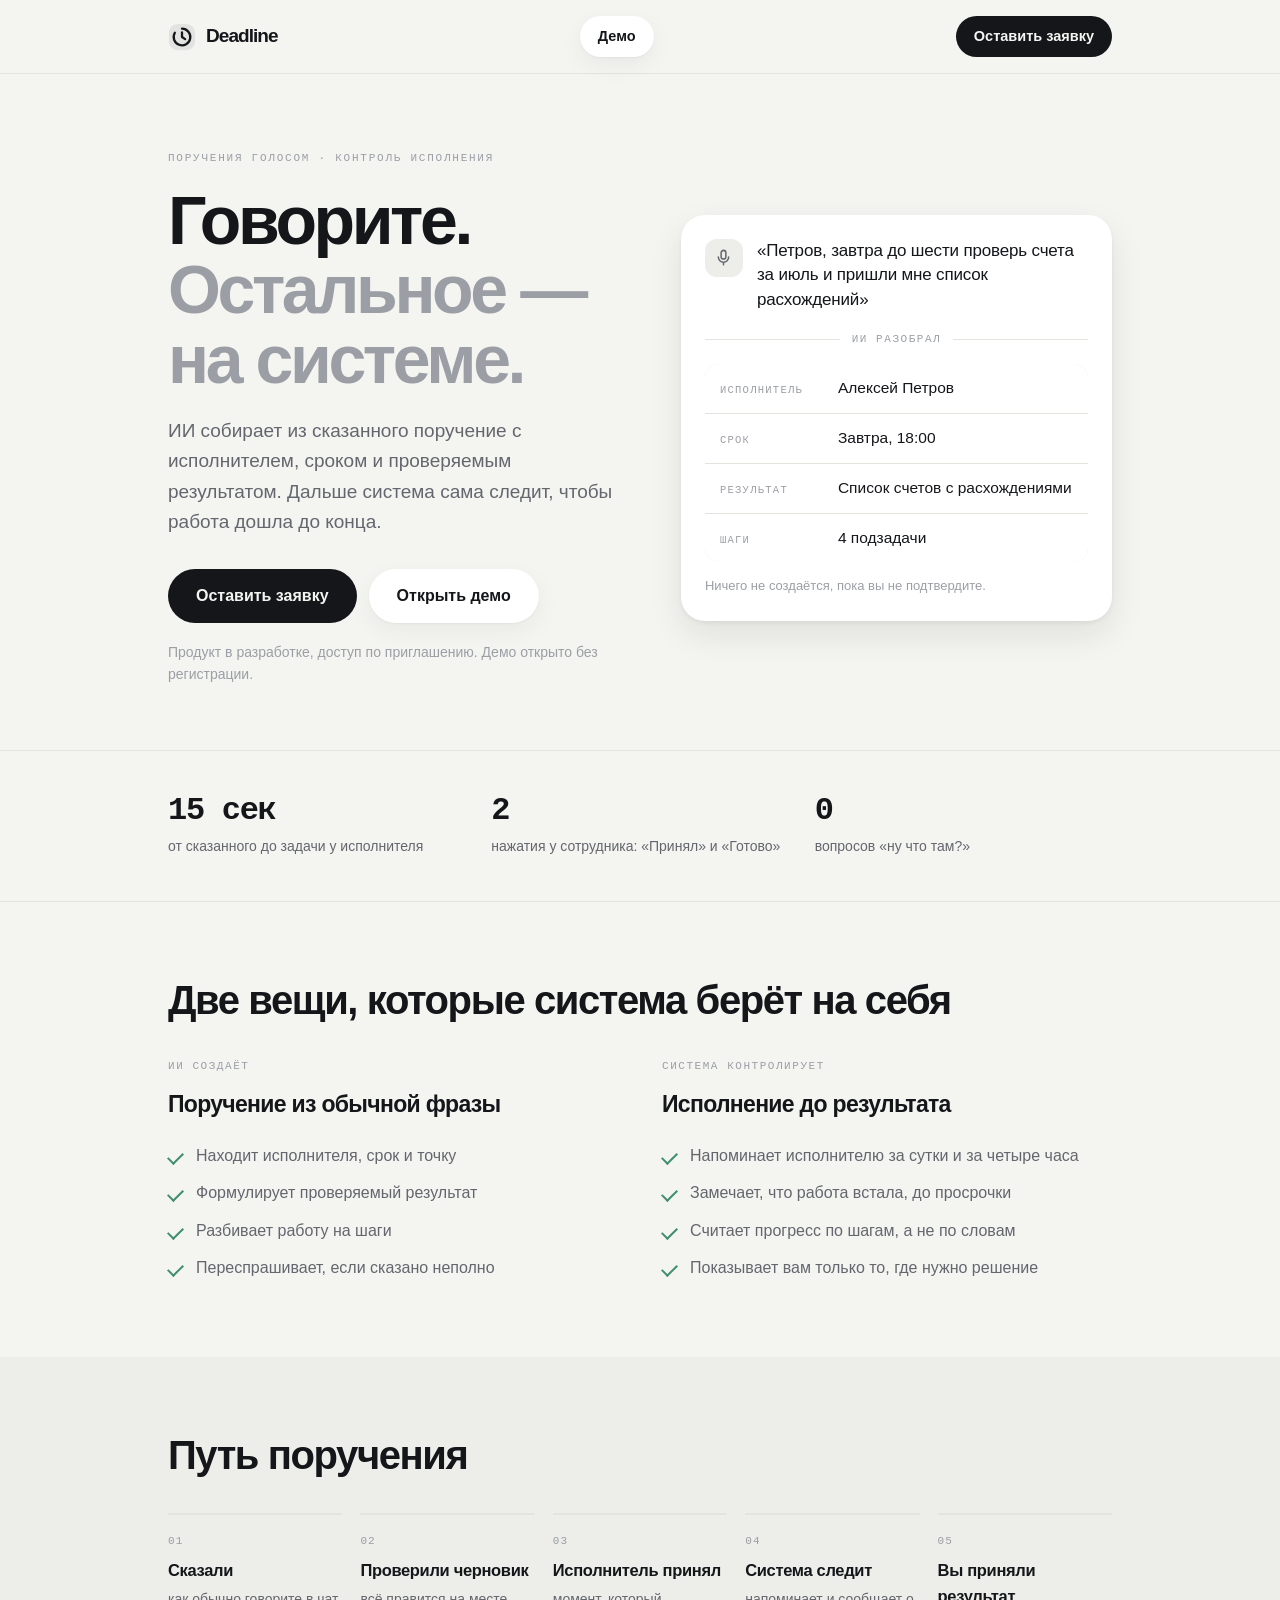
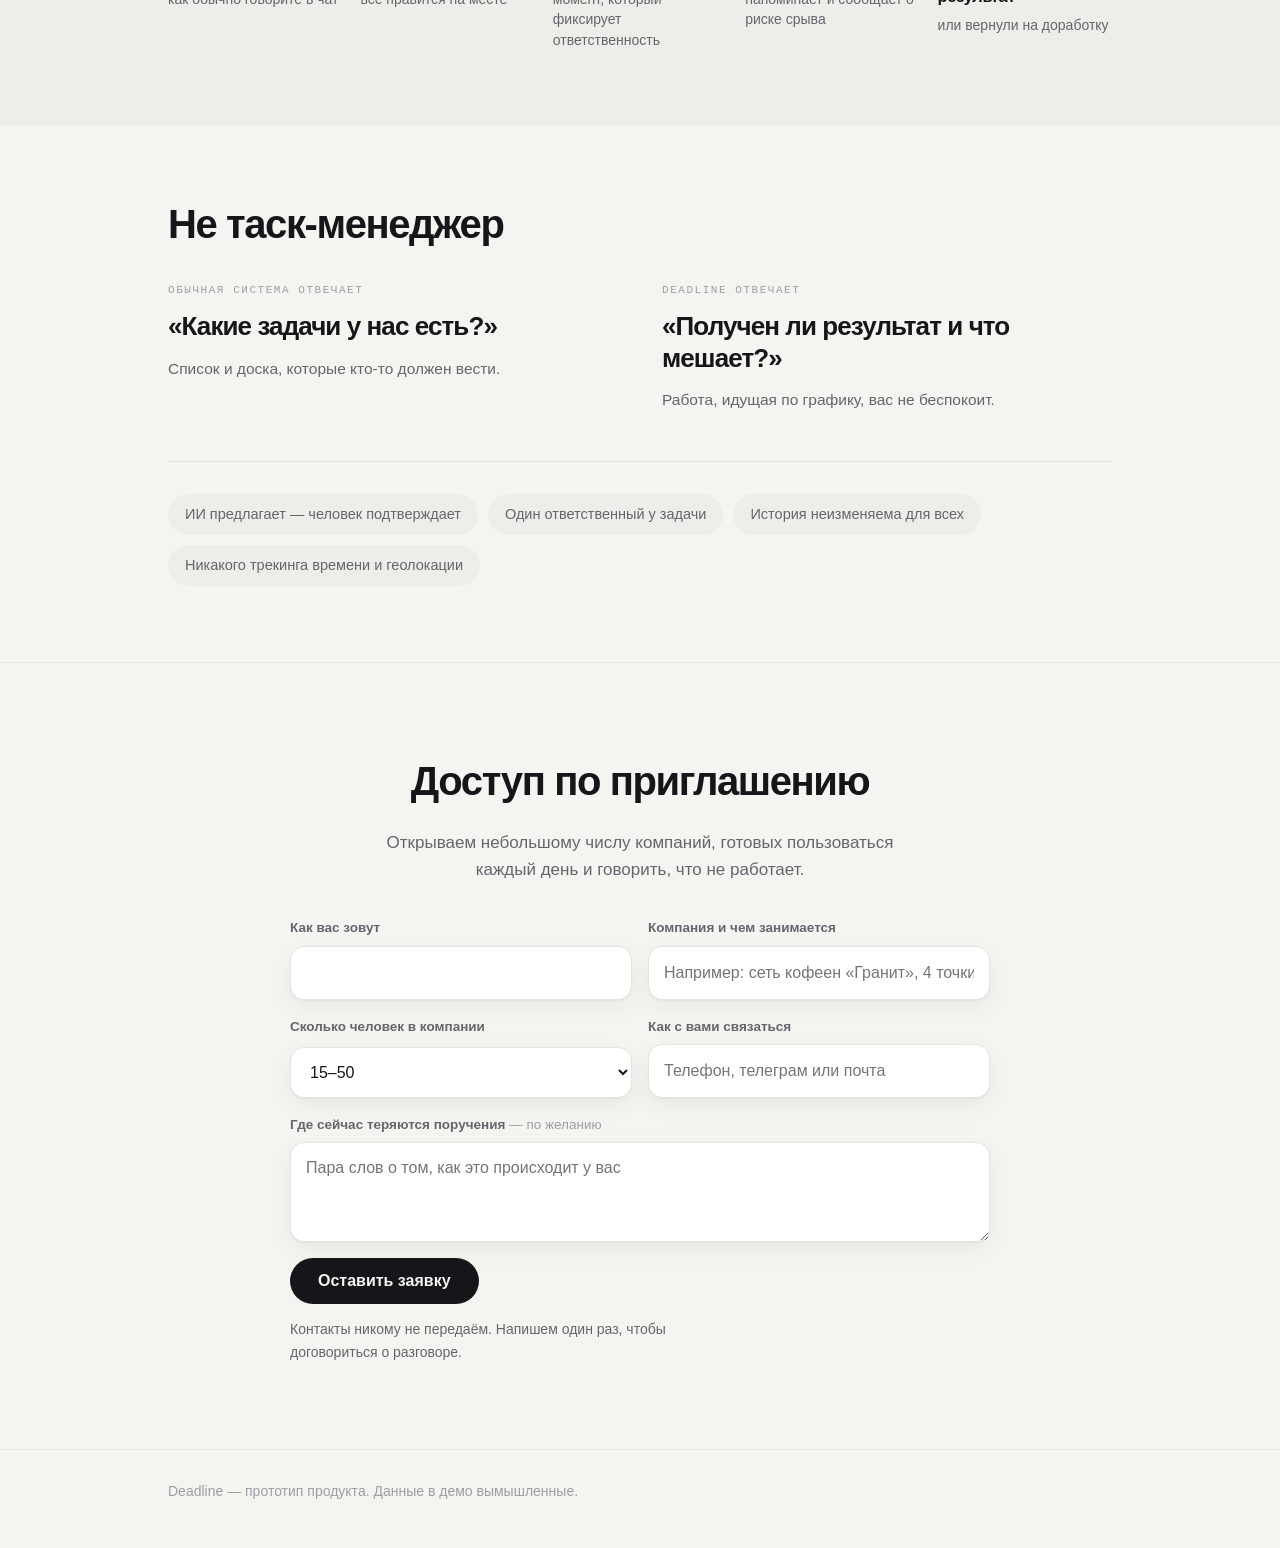
<file: index.html>
<!doctype html>
<html lang="ru">
<head>
<meta charset="utf-8">
<meta name="viewport" content="width=device-width, initial-scale=1">
<title>Deadline — поручения голосом и контроль исполнения</title>
<meta name="description" content="Скажите поручение вслух — ИИ соберёт из него задачу с исполнителем, сроком и проверяемым результатом. Система сама проследит, чтобы работа дошла до конца.">
<meta name="robots" content="index,follow">
<meta property="og:title" content="Deadline — говорите, остальное на системе">
<meta property="og:description" content="ИИ собирает поручение из сказанного. Система доводит его до результата.">
<meta property="og:type" content="website">
<link rel="stylesheet" href="assets/css/site.css">
</head>
<body>

<header class="nav">
  <div class="wrap nav-in">
    <a class="brand" href="./">
      <svg viewBox="0 0 32 32" fill="none" aria-hidden="true">
        <rect x="1" y="1" width="30" height="30" rx="10" fill="currentColor" opacity=".07"/>
        <path d="M16 6.5a9.5 9.5 0 1 1-8.2 4.7" stroke="currentColor" stroke-width="2.6" stroke-linecap="round"/>
        <path d="M16 10.6V16l3.6 2.4" stroke="currentColor" stroke-width="2.6" stroke-linecap="round" stroke-linejoin="round"/>
      </svg>
      <span>Deadline</span>
    </a>
    <a class="btn small ghost" href="app/">Демо</a>
    <a class="btn small" href="#access">Оставить заявку</a>
  </div>
</header>

<main>
  <section class="hero">
    <div class="wrap hero-grid">
      <div>
        <p class="eyebrow">Поручения голосом · контроль исполнения</p>
        <h1>Говорите.<br><em>Остальное — на системе.</em></h1>
        <p class="lead">ИИ собирает из сказанного поручение с исполнителем, сроком и проверяемым результатом. Дальше система сама следит, чтобы работа дошла до конца.</p>
        <div class="cta">
          <a class="btn" href="#access">Оставить заявку</a>
          <a class="btn ghost" href="app/">Открыть демо</a>
        </div>
        <p class="note">Продукт в разработке, доступ по приглашению. Демо открыто без регистрации.</p>
      </div>

      <!-- показ вместо описания: что именно делает ИИ с одной фразой -->
      <div class="parse" aria-label="Пример: как система разбирает сказанное">
        <div class="said">
          <span class="mic" aria-hidden="true">
            <svg viewBox="0 0 24 24" fill="none" stroke="currentColor" stroke-width="1.9" stroke-linecap="round">
              <rect x="9" y="3" width="6" height="11" rx="3"/><path d="M5.5 11.5a6.5 6.5 0 0 0 13 0M12 18v3"/>
            </svg>
          </span>
          <p>«Петров, завтра до шести проверь счета за июль и пришли мне список расхождений»</p>
        </div>
        <div class="parrow"><span>ИИ разобрал</span></div>
        <div class="parsed">
          <div class="prow"><span class="pk">Исполнитель</span><span class="pv">Алексей Петров</span></div>
          <div class="prow"><span class="pk">Срок</span><span class="pv">Завтра, 18:00</span></div>
          <div class="prow"><span class="pk">Результат</span><span class="pv">Список счетов с расхождениями</span></div>
          <div class="prow"><span class="pk">Шаги</span><span class="pv">4 подзадачи</span></div>
        </div>
        <p class="pnote">Ничего не создаётся, пока вы не подтвердите.</p>
      </div>
    </div>
  </section>

  <section class="band">
    <div class="wrap grid3">
      <div><div class="num">15 сек</div><div class="cap">от сказанного до задачи у исполнителя</div></div>
      <div><div class="num">2</div><div class="cap">нажатия у сотрудника: «Принял» и «Готово»</div></div>
      <div><div class="num">0</div><div class="cap">вопросов «ну что там?»</div></div>
    </div>
  </section>

  <section class="section">
    <div class="wrap">
      <h2>Две вещи, которые система берёт на себя</h2>
      <div class="two">
        <div class="pillar">
          <p class="ptag">ИИ создаёт</p>
          <h3>Поручение из обычной фразы</h3>
          <ul class="ticks">
            <li>Находит исполнителя, срок и точку</li>
            <li>Формулирует проверяемый результат</li>
            <li>Разбивает работу на шаги</li>
            <li>Переспрашивает, если сказано неполно</li>
          </ul>
        </div>
        <div class="pillar">
          <p class="ptag">Система контролирует</p>
          <h3>Исполнение до результата</h3>
          <ul class="ticks">
            <li>Напоминает исполнителю за сутки и за четыре часа</li>
            <li>Замечает, что работа встала, до просрочки</li>
            <li>Считает прогресс по шагам, а не по словам</li>
            <li>Показывает вам только то, где нужно решение</li>
          </ul>
        </div>
      </div>
    </div>
  </section>

  <section class="section alt">
    <div class="wrap">
      <h2>Путь поручения</h2>
      <ol class="flow5">
        <li><span class="fn">01</span><b>Сказали</b><span>как обычно говорите в чат</span></li>
        <li><span class="fn">02</span><b>Проверили черновик</b><span>всё правится на месте</span></li>
        <li><span class="fn">03</span><b>Исполнитель принял</b><span>момент, который фиксирует ответственность</span></li>
        <li><span class="fn">04</span><b>Система следит</b><span>напоминает и сообщает о риске срыва</span></li>
        <li><span class="fn">05</span><b>Вы приняли результат</b><span>или вернули на доработку</span></li>
      </ol>
    </div>
  </section>

  <section class="section">
    <div class="wrap">
      <h2>Не таск-менеджер</h2>
      <div class="two">
        <div>
          <p class="ptag">Обычная система отвечает</p>
          <p class="quote">«Какие задачи у нас есть?»</p>
          <p class="qs">Список и доска, которые кто-то должен вести.</p>
        </div>
        <div>
          <p class="ptag">Deadline отвечает</p>
          <p class="quote">«Получен ли результат и что мешает?»</p>
          <p class="qs">Работа, идущая по графику, вас не беспокоит.</p>
        </div>
      </div>

      <div class="rules">
        <span>ИИ предлагает — человек подтверждает</span>
        <span>Один ответственный у задачи</span>
        <span>История неизменяема для всех</span>
        <span>Никакого трекинга времени и геолокации</span>
      </div>
    </div>
  </section>

  <!-- ================================================================
       ЗАЯВКИ НА ДОСТУП
       Куда уходит заполненная форма, задаётся двумя атрибутами ниже.
       Достаточно заполнить ОДИН из них:

         data-endpoint — адрес сервиса форм (например Formspree или Tally).
                         Заявка уходит фоном, человек остаётся на странице.
                         Это предпочтительный вариант.

         data-email    — почта. Запасной путь без всяких сервисов: у человека
                         откроется почтовая программа с уже заполненным письмом.

       Пока не заполнено ни одно — форма честно говорит об этом и не делает вид,
       что заявка ушла.
       ================================================================ -->
  <section id="access" class="final">
    <div class="wrap">
      <h2>Доступ по приглашению</h2>
      <p>Открываем небольшому числу компаний, готовых пользоваться каждый день и говорить, что не работает.</p>

      <form class="req" id="req" novalidate
            data-endpoint=""
            data-email="">
        <div class="f">
          <label for="rName">Как вас зовут</label>
          <input id="rName" name="Имя" autocomplete="name" required>
        </div>
        <div class="f">
          <label for="rCo">Компания и чем занимается</label>
          <input id="rCo" name="Компания" placeholder="Например: сеть кофеен «Гранит», 4 точки" autocomplete="organization" required>
        </div>
        <div class="f">
          <label for="rSize">Сколько человек в компании</label>
          <select id="rSize" name="Размер">
            <option>до 15</option>
            <option selected>15–50</option>
            <option>50–120</option>
            <option>больше 120</option>
          </select>
        </div>
        <div class="f">
          <label for="rContact">Как с вами связаться</label>
          <input id="rContact" name="Контакт" placeholder="Телефон, телеграм или почта" required>
        </div>
        <div class="f wide">
          <label for="rPain">Где сейчас теряются поручения <span class="opt">— по желанию</span></label>
          <textarea id="rPain" name="Что не так" rows="3" placeholder="Пара слов о том, как это происходит у вас"></textarea>
        </div>
        <div class="wide">
          <button class="btn" type="submit">Оставить заявку</button>
          <p class="note" id="reqNote">Контакты никому не передаём. Напишем один раз, чтобы договориться о разговоре.</p>
        </div>
      </form>
    </div>
  </section>
</main>

<footer>
  <div class="wrap">
    <span>Deadline — прототип продукта. Данные в демо вымышленные.</span>
  </div>
</footer>

<script src="assets/js/site.js"></script>
</body>
</html>
</file>
<file: assets/css/site.css>
/* Лендинг Deadline. Тот же визуальный язык, что и в приложении:
   мягкие скругления, тени вместо рамок, цвет только там, где он что-то значит. */

:root{
  --bg:#F4F4F1; --card:#FFFFFF; --soft:#EDEDE9; --soft-2:#E4E4DF;
  --fg:#14161A; --fg-2:#63676D; --fg-3:#9B9FA5;
  --crit:#D04534; --ok:#3F8E6F; --warn:#C4830B;
  --shadow:0 1px 2px rgba(20,22,26,.04), 0 8px 24px rgba(20,22,26,.05);
  --shadow-lift:0 2px 4px rgba(20,22,26,.05), 0 14px 34px rgba(20,22,26,.09);
  --display:"Helvetica Neue",Helvetica,"Arial Nova",Arial,sans-serif;
  --body:-apple-system,BlinkMacSystemFont,"Segoe UI",Roboto,sans-serif;
  --mono:ui-monospace,SFMono-Regular,"SF Mono",Menlo,Consolas,monospace;
}
@media (prefers-color-scheme:dark){
  :root{
    --bg:#0C0D10; --card:#16181C; --soft:#1E2126; --soft-2:#262A30;
    --fg:#F1F1EE; --fg-2:#A0A5AC; --fg-3:#71767D;
    --crit:#E56C5B; --ok:#59BB91; --warn:#E0A840;
    --shadow:0 1px 2px rgba(0,0,0,.3), 0 8px 24px rgba(0,0,0,.28);
    --shadow-lift:0 2px 6px rgba(0,0,0,.35), 0 16px 40px rgba(0,0,0,.4);
  }
}

*{box-sizing:border-box}
body{margin:0; background:var(--bg); color:var(--fg); font-family:var(--body); font-size:17px; line-height:1.6; -webkit-font-smoothing:antialiased}
h1,h2,h3{font-family:var(--display); font-weight:700; letter-spacing:-.035em; margin:0; text-wrap:balance}
p{margin:0}
a{color:inherit; text-decoration:none}
:focus-visible{outline:2px solid var(--fg); outline-offset:3px; border-radius:8px}
.wrap{max-width:1000px; margin:0 auto; padding:0 28px}

/* шапка */
.nav{position:sticky; top:0; z-index:20; background:var(--bg); border-bottom:1px solid var(--soft-2)}
.nav-in{display:flex; align-items:center; gap:16px; padding-top:16px; padding-bottom:16px}
.brand{display:flex; align-items:center; gap:10px; font-family:var(--display); font-weight:800; font-size:19px; letter-spacing:-.05em}
.brand svg{width:28px; height:28px}
.nav .btn{margin-left:auto}

/* кнопки */
.btn{display:inline-block; background:var(--fg); color:var(--bg); border-radius:999px; padding:14px 28px; font-size:16px; font-weight:600; transition:transform .12s, opacity .12s}
.btn:hover{transform:translateY(-1px); opacity:.9}
.btn.ghost{background:var(--card); color:var(--fg); box-shadow:var(--shadow)}
.btn.ghost:hover{box-shadow:var(--shadow-lift); opacity:1}
.btn.small{padding:9px 18px; font-size:14.5px}

/* герой */
.hero{padding:76px 0 64px}
.hero-grid{display:grid; grid-template-columns:1.06fr 1fr; gap:56px; align-items:center}
.eyebrow{font-family:var(--mono); font-size:11px; letter-spacing:.16em; text-transform:uppercase; color:var(--fg-3)}
.hero h1{font-size:clamp(42px,5.4vw,68px); line-height:1.02; letter-spacing:-.05em; margin:18px 0 0}
.hero h1 em{font-style:normal; color:var(--fg-3)}
.lead{font-size:19px; color:var(--fg-2); max-width:44ch; margin-top:22px}
.cta{display:flex; gap:12px; flex-wrap:wrap; margin-top:32px}
.note{font-size:14px; color:var(--fg-3); margin-top:18px}

/* полоса цифр */
.band{border-top:1px solid var(--soft-2); border-bottom:1px solid var(--soft-2); padding:44px 0}
.grid4{display:grid; grid-template-columns:repeat(4,1fr); gap:26px}
.grid3{display:grid; grid-template-columns:repeat(3,1fr); gap:26px}
.num{font-family:var(--mono); font-size:32px; font-weight:600; letter-spacing:-.04em; line-height:1}
.cap{font-size:14px; color:var(--fg-2); margin-top:8px}

/* секции */
.section{padding:76px 0}
.section.alt{background:var(--soft)}
.section h2{font-size:clamp(28px,4vw,40px); line-height:1.1; margin-bottom:36px}

.steps{list-style:none; counter-reset:s; margin:0; padding:0; display:grid; gap:2px}
.steps li{counter-increment:s; display:grid; grid-template-columns:56px 1fr; gap:20px; padding:22px 0; border-top:1px solid var(--soft-2)}
.steps li::before{content:counter(s,decimal-leading-zero); font-family:var(--mono); font-size:13px; color:var(--fg-3); padding-top:5px}
.steps h3{font-size:19px; margin-bottom:6px}
.steps p{color:var(--fg-2); font-size:16px; max-width:62ch}

.cols{display:grid; grid-template-columns:1fr 1fr; gap:36px}
.cols h3{font-size:15px; color:var(--fg-3); font-weight:600; letter-spacing:-.01em}
.quote{font-family:var(--display); font-size:26px; font-weight:700; letter-spacing:-.035em; margin:12px 0 14px; line-height:1.2}
.cols p{color:var(--fg-2); font-size:16px}

.cards{display:grid; grid-template-columns:1fr 1fr; gap:16px}
.card{background:var(--card); border-radius:20px; box-shadow:var(--shadow); padding:26px}
.card h3{font-size:18px; margin-bottom:10px}
.card p{font-size:15.5px; color:var(--fg-2)}

.final{padding:86px 0; text-align:center; border-top:1px solid var(--soft-2)}
.final h2{font-size:clamp(28px,4vw,40px); margin-bottom:16px}
.final p{color:var(--fg-2); max-width:56ch; margin:0 auto 30px}

footer{border-top:1px solid var(--soft-2); padding:30px 0 46px; font-size:14px; color:var(--fg-3)}

/* форма заявки на доступ */
.final .req{margin-top:34px; text-align:left; display:grid; grid-template-columns:1fr 1fr; gap:16px;
  max-width:700px; margin-left:auto; margin-right:auto}
.req .f{display:grid; gap:7px}
.req .wide{grid-column:1 / -1}
.req label{font-size:13.5px; color:var(--fg-2); font-weight:600}
.req label .opt{color:var(--fg-3); font-weight:400}
.req input, .req select, .req textarea{
  width:100%; font:inherit; font-size:16px; color:var(--fg); background:var(--card);
  border:1px solid var(--soft-2); border-radius:14px; padding:13px 15px;
  box-shadow:var(--shadow); transition:border-color .12s, box-shadow .12s}
.req textarea{resize:vertical; min-height:84px; line-height:1.5}
.req input:focus, .req select:focus, .req textarea:focus{
  outline:none; border-color:var(--fg); box-shadow:var(--shadow-lift)}
.req input.bad, .req select.bad, .req textarea.bad{border-color:var(--crit)}
.req .btn{border:0; cursor:pointer; font-family:inherit}
.req .btn:disabled{opacity:.55; cursor:default; transform:none}
/* .final p центрирует блок через margin:auto — форме это не нужно */
.req .note{margin:14px 0 0; max-width:52ch; text-align:left}
.req .note.bad{color:var(--crit)}

.final .done{margin:34px auto 0; max-width:560px; background:var(--card); border-radius:20px;
  box-shadow:var(--shadow); padding:30px 28px}
.final .done h3{font-size:22px; margin-bottom:10px}
.final .done p{color:var(--fg-2); font-size:16px; margin:0}
.final .done a{text-decoration:underline; text-underline-offset:3px}

@media (max-width:820px){
  .grid4{grid-template-columns:1fr 1fr}
  .cols,.cards{grid-template-columns:1fr}
  .hero{padding:56px 0 46px}
  .section{padding:56px 0}
  .steps li{grid-template-columns:38px 1fr; gap:12px}
  .final .req{grid-template-columns:1fr}
  .nav-in{flex-wrap:wrap; gap:10px}
  .nav .btn{margin-left:0}
  .nav .brand{margin-right:auto}
}

/* ============ РАЗБОР ФРАЗЫ: показ вместо описания ============ */
.parse{background:var(--card); border-radius:24px; box-shadow:var(--shadow-lift); padding:24px}
.said{display:grid; grid-template-columns:38px 1fr; gap:14px; align-items:start}
.said .mic{width:38px; height:38px; border-radius:12px; background:var(--soft); display:grid; place-items:center; color:var(--fg-2)}
.said .mic svg{width:19px; height:19px}
.said p{font-size:17px; line-height:1.45; letter-spacing:-.01em}
.parrow{display:flex; align-items:center; gap:12px; margin:18px 0 16px; color:var(--fg-3)}
.parrow::before,.parrow::after{content:""; height:1px; background:var(--soft-2); flex:1}
.parrow span{font-family:var(--mono); font-size:11px; letter-spacing:.14em; text-transform:uppercase; white-space:nowrap}
.parsed{display:grid; gap:1px; background:var(--soft-2); border-radius:14px; overflow:hidden}
.prow{display:grid; grid-template-columns:104px 1fr; gap:14px; background:var(--card); padding:12px 15px; align-items:baseline}
.pk{font-family:var(--mono); font-size:10.5px; letter-spacing:.12em; text-transform:uppercase; color:var(--fg-3)}
.pv{font-size:15.5px; font-weight:500}
.pnote{font-size:13px; color:var(--fg-3); margin-top:14px}

/* ============ ДВЕ ОПОРЫ: что делает ИИ и что делает контроль ============ */
.two{display:grid; grid-template-columns:1fr 1fr; gap:44px}
.ptag{font-family:var(--mono); font-size:11px; letter-spacing:.14em; text-transform:uppercase; color:var(--fg-3)}
.pillar h3{font-size:23px; margin:10px 0 20px; letter-spacing:-.03em}
.ticks{list-style:none; margin:0; padding:0; display:grid; gap:12px}
.ticks li{position:relative; padding-left:28px; font-size:16px; color:var(--fg-2)}
.ticks li::before{content:""; position:absolute; left:0; top:9px; width:13px; height:7px;
  border-left:2px solid var(--ok); border-bottom:2px solid var(--ok); transform:rotate(-45deg)}

/* ============ ПУТЬ ПОРУЧЕНИЯ: пять коротких шагов в строку ============ */
.flow5{list-style:none; margin:0; padding:0; display:grid; grid-template-columns:repeat(5,1fr); gap:18px}
.flow5 li{display:grid; gap:6px; align-content:start; padding-top:18px; border-top:2px solid var(--soft-2)}
.flow5 .fn{font-family:var(--mono); font-size:11px; color:var(--fg-3); letter-spacing:.1em}
.flow5 b{font-size:16.5px; letter-spacing:-.02em}
.flow5 span:last-child{font-size:14px; color:var(--fg-2); line-height:1.45}

/* ============ ОТЛИЧИЕ И ПРИНЦИПЫ ============ */
.qs{font-size:15.5px; color:var(--fg-2); margin-top:6px}
.rules{display:flex; flex-wrap:wrap; gap:10px; margin-top:48px; padding-top:32px; border-top:1px solid var(--soft-2)}
.rules span{background:var(--soft); border-radius:999px; padding:9px 17px; font-size:14.5px; color:var(--fg-2)}

@media (max-width:900px){
  .hero-grid{grid-template-columns:1fr; gap:38px}
  .two{grid-template-columns:1fr; gap:36px}
  .flow5{grid-template-columns:1fr 1fr}
  .grid3{grid-template-columns:1fr}
}
@media (max-width:560px){
  .flow5{grid-template-columns:1fr}
  .prow{grid-template-columns:88px 1fr; gap:10px}
}
</file>
